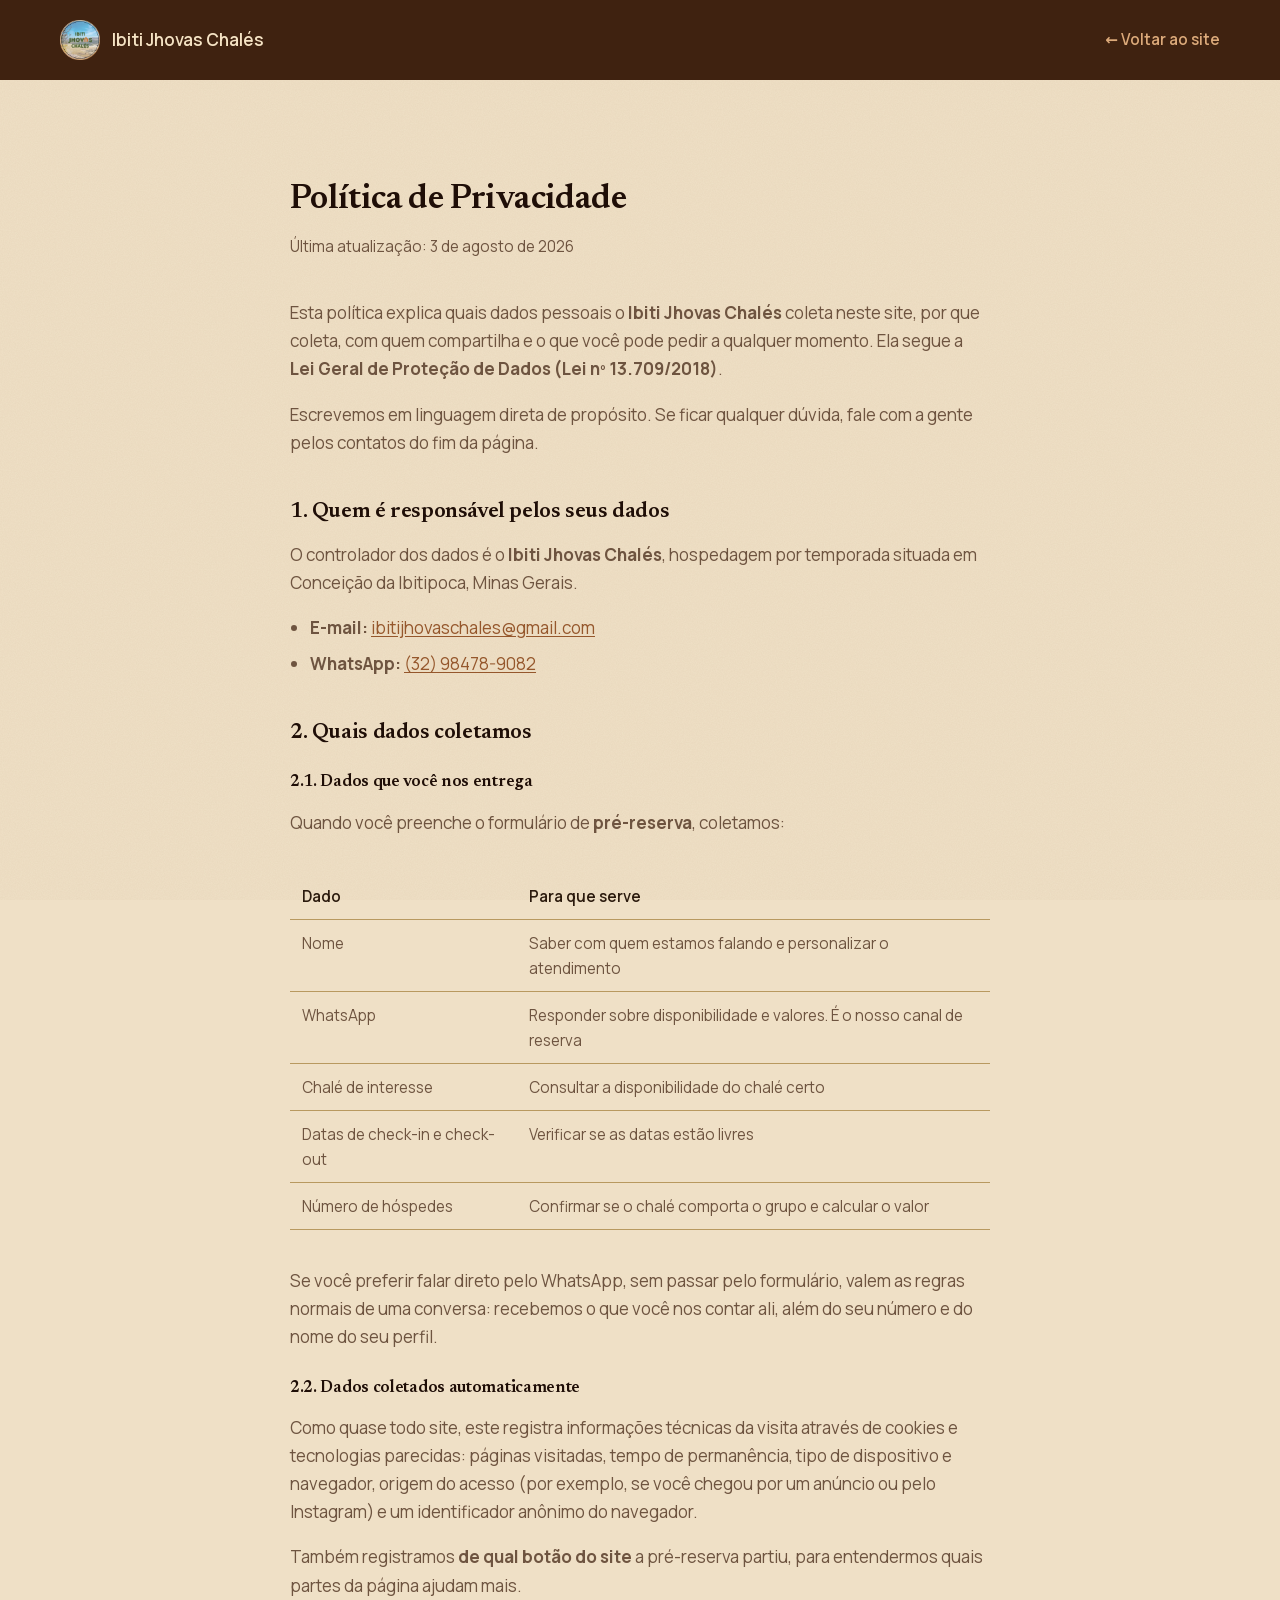
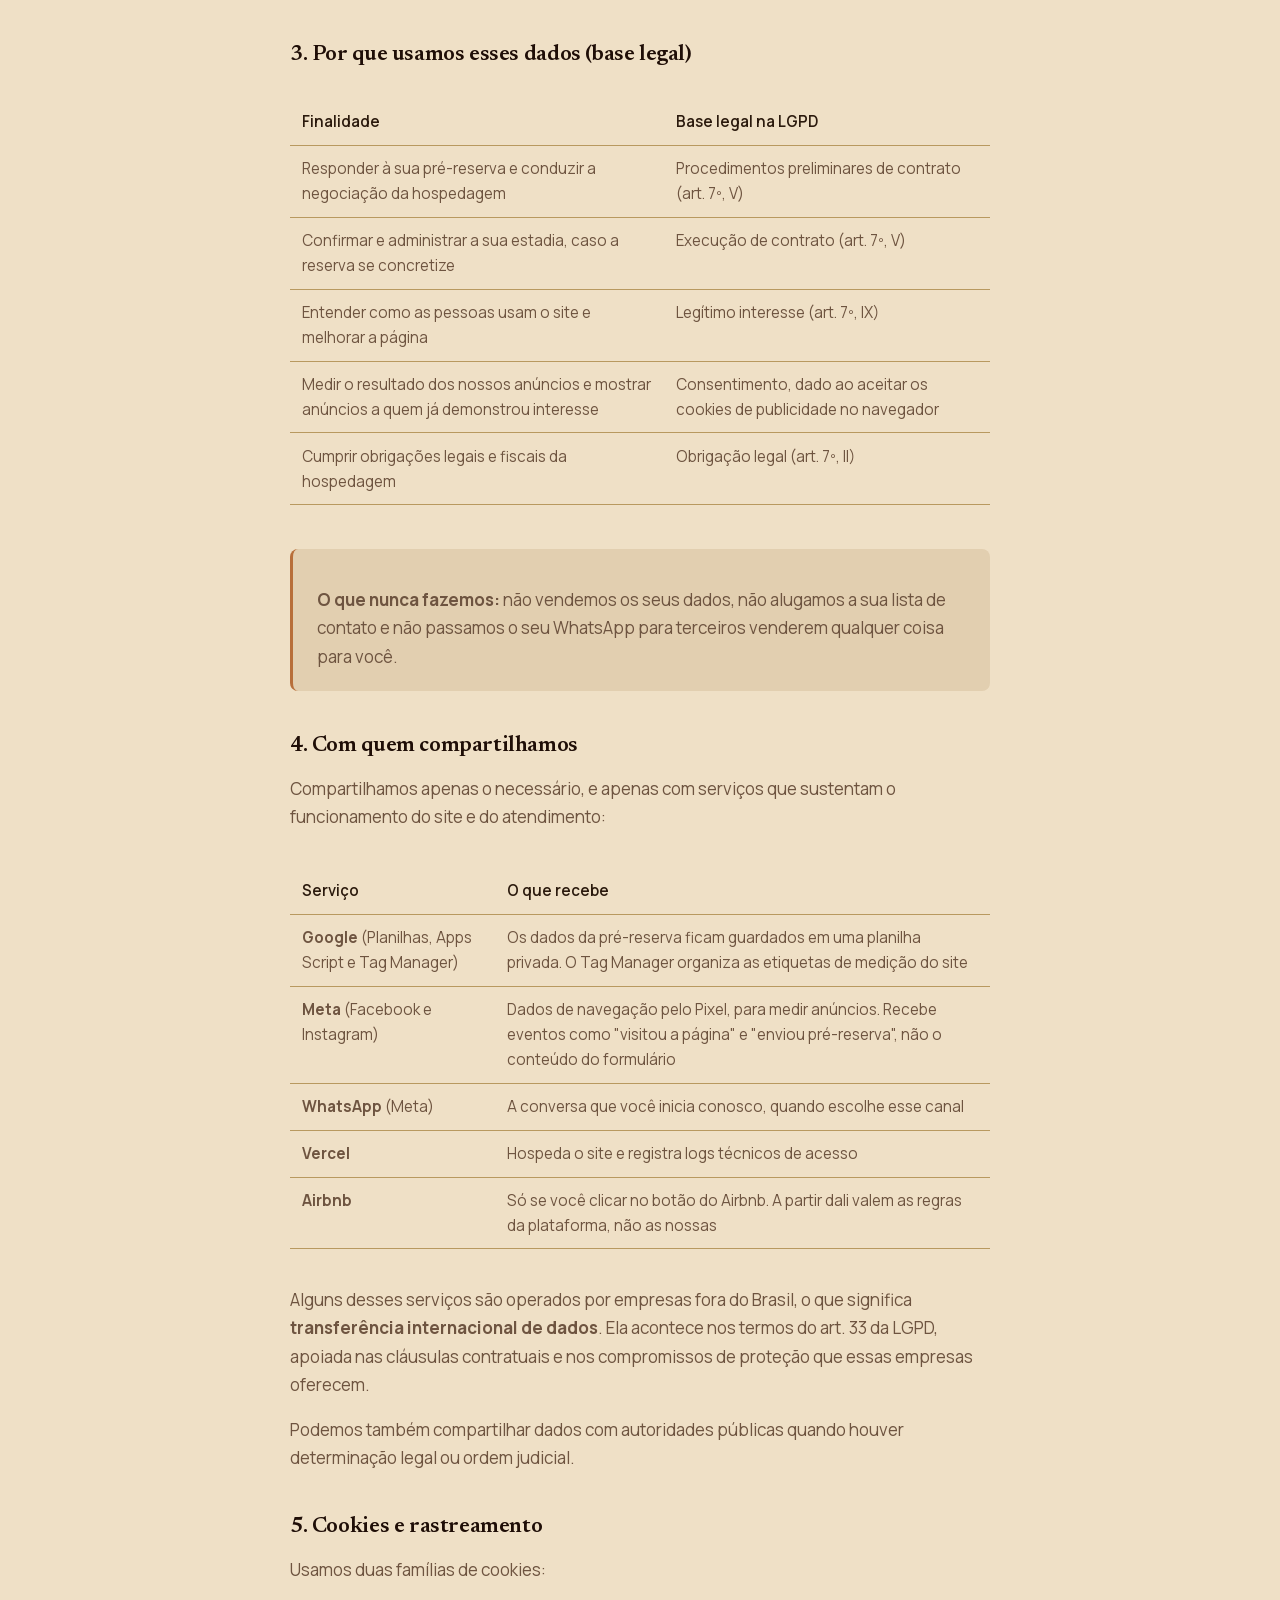
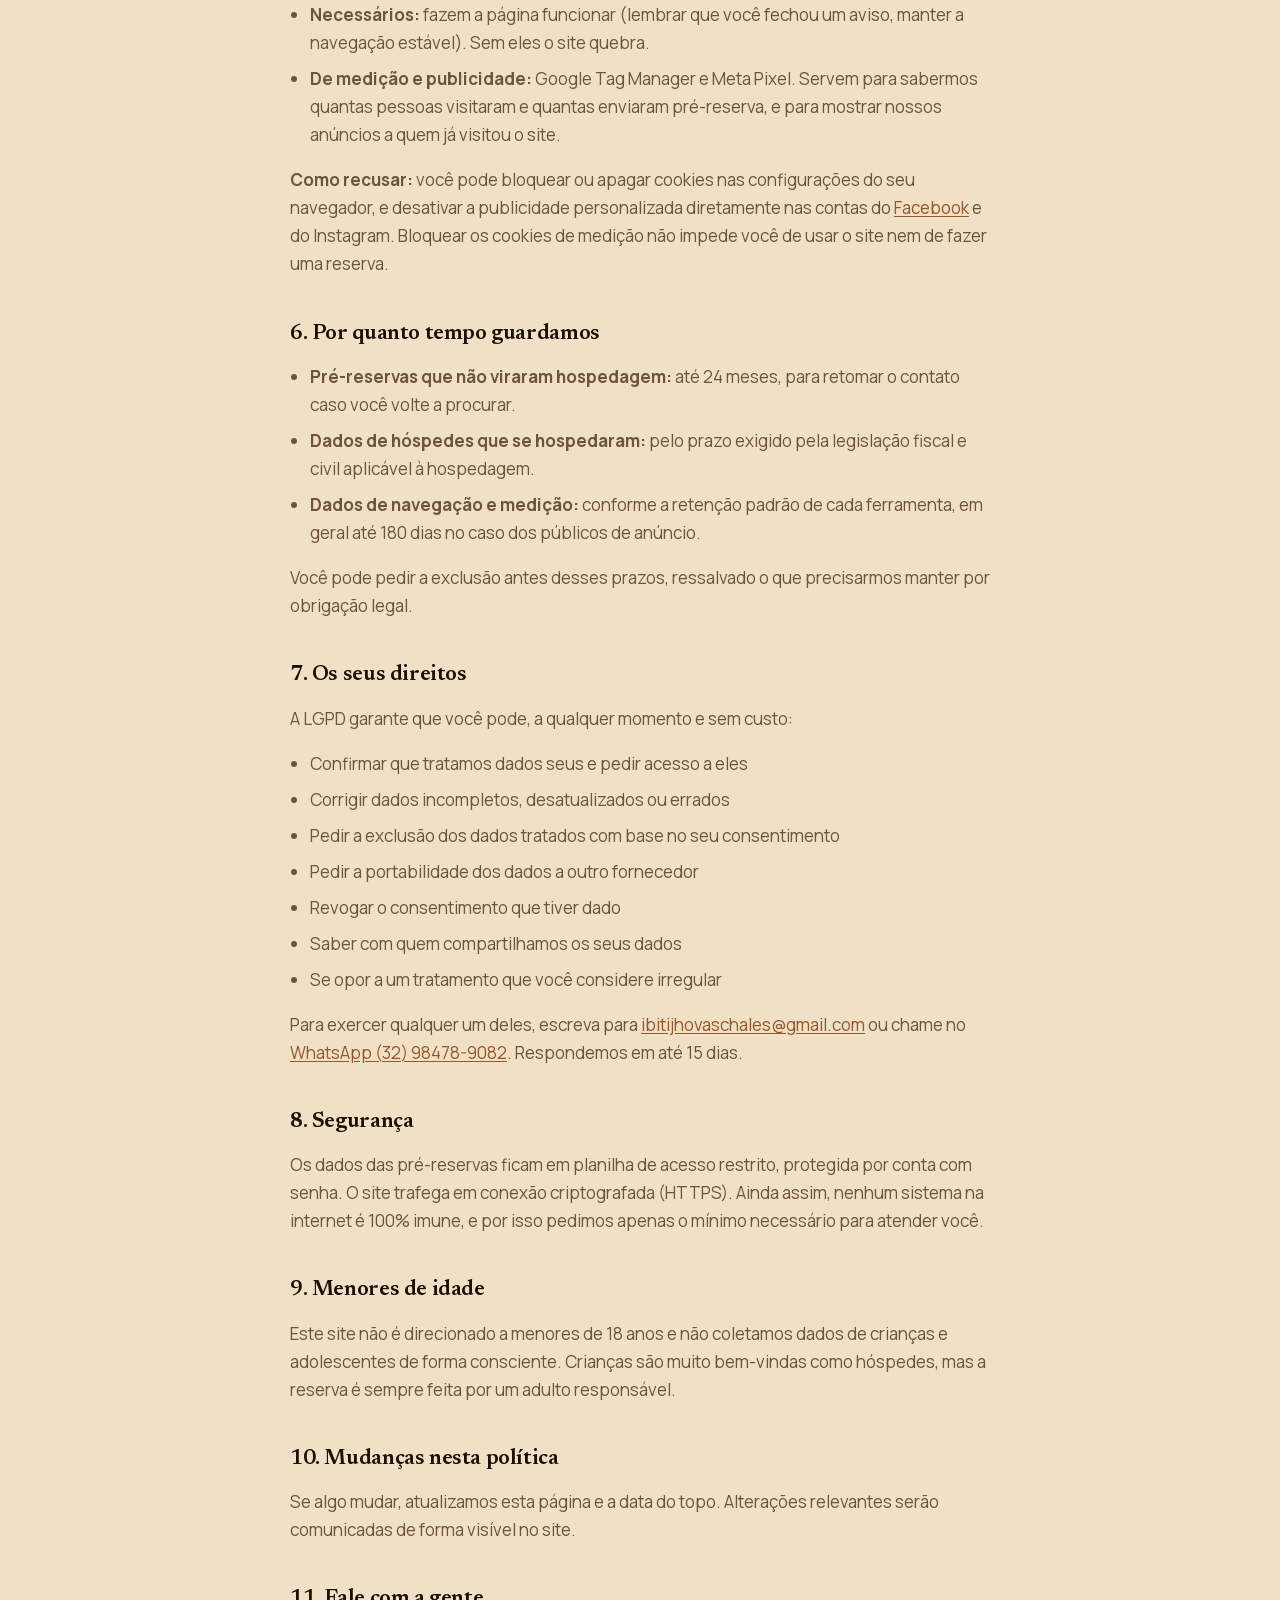
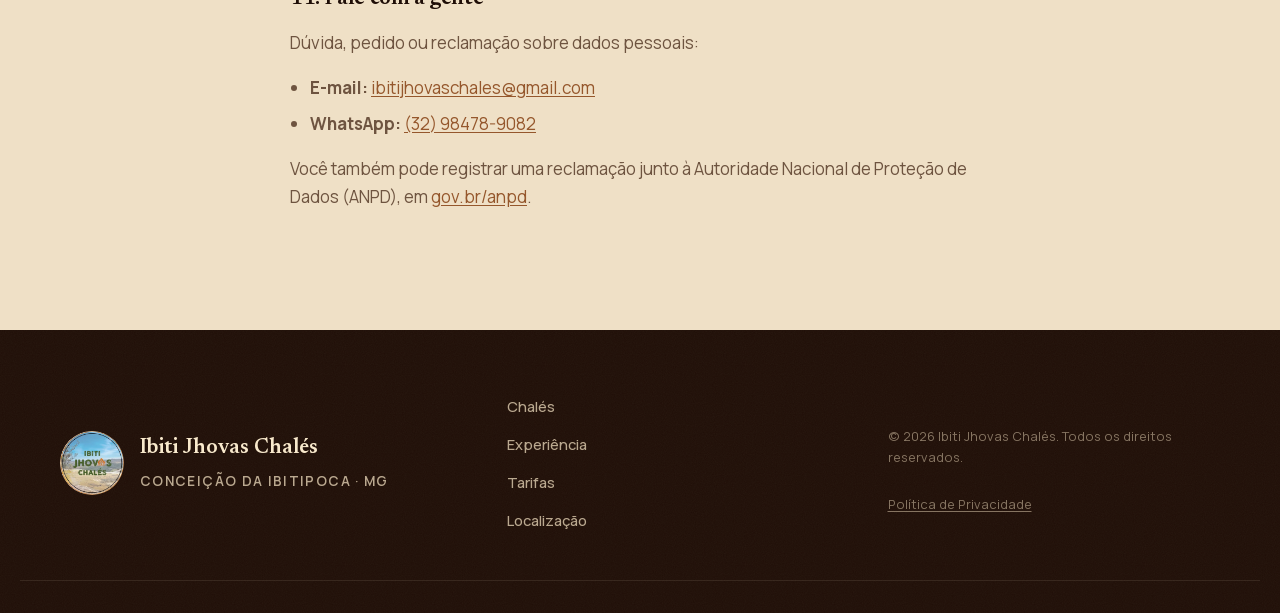
<file: privacidade.html>
<!doctype html>
<html lang="pt-BR">
<head>
  <meta charset="utf-8" />
  <meta name="viewport" content="width=device-width, initial-scale=1.0" />
  <meta name="theme-color" content="#5C3219" />

  <!-- Google Tag Manager -->
  <script>(function(w,d,s,l,i){w[l]=w[l]||[];w[l].push({'gtm.start':
  new Date().getTime(),event:'gtm.js'});var f=d.getElementsByTagName(s)[0],
  j=d.createElement(s),dl=l!='dataLayer'?'&l='+l:'';j.async=true;j.src=
  'https://www.googletagmanager.com/gtm.js?id='+i+dl;f.parentNode.insertBefore(j,f);
  })(window,document,'script','dataLayer','GTM-WJZH2X5V');</script>
  <!-- End Google Tag Manager -->

  <title>Política de Privacidade · Ibiti Jhovas Chalés</title>
  <meta name="description" content="Como o Ibiti Jhovas Chalés coleta, usa e protege os dados pessoais de quem visita o site e envia uma pré-reserva." />
  <meta name="robots" content="noindex, follow" />
  <link rel="canonical" href="https://ibitijhovas.vercel.app/privacidade.html" />
  <link rel="icon" type="image/webp" href="./images/logo.webp" />

  <link rel="preload" as="font" type="font/woff2" crossorigin
        href="./fonts/manrope-normal-latin.woff2" />
  <link rel="preload" as="font" type="font/woff2" crossorigin
        href="./fonts/newsreader-600.woff2" />

  <link rel="stylesheet" href="./styles.css" />

  <style>
    .legal-topo {
      background: var(--wood-deep);
      padding-block: 1.25rem;
    }
    .legal-topo__inner {
      display: flex;
      align-items: center;
      justify-content: space-between;
      gap: 1rem;
      flex-wrap: wrap;
    }
    .legal-topo__marca {
      display: flex;
      align-items: center;
      gap: .75rem;
      color: #F5E3C4;
      text-decoration: none;
      font-weight: 600;
    }
    .legal-topo__marca img { width: 40px; height: auto; }
    .legal-topo__voltar {
      color: var(--terracotta-soft);
      text-decoration: none;
      font-size: .95rem;
      font-weight: 600;
    }
    .legal-topo__voltar:hover { text-decoration: underline; }

    .legal { max-width: 780px; }
    .legal h1 { margin-bottom: .5rem; }
    .legal__data {
      color: var(--ink-mute);
      font-size: .95rem;
      margin-bottom: 2.5rem;
    }
    .legal h2 {
      font-size: 1.35rem;
      margin-top: 2.75rem;
      margin-bottom: .75rem;
    }
    .legal h3 {
      font-size: 1.05rem;
      margin-top: 1.75rem;
      margin-bottom: .5rem;
    }
    .legal p, .legal li { color: var(--ink-soft); }
    .legal ul { padding-left: 1.25rem; }
    .legal li { margin-bottom: .5rem; }
    .legal a {
      color: var(--terracotta-deep);
      text-decoration: underline;
      text-underline-offset: 2px;
    }
    .legal table {
      width: 100%;
      border-collapse: collapse;
      margin-block: 1.25rem;
      font-size: .95rem;
    }
    .legal th, .legal td {
      text-align: left;
      padding: .65rem .75rem;
      border-bottom: 1px solid var(--line);
      vertical-align: top;
      color: var(--ink-soft);
    }
    .legal th { color: var(--ink); font-weight: 600; }
    .legal__tabela-wrap { overflow-x: auto; }
    .legal__box {
      background: var(--cream);
      border-left: 3px solid var(--terracotta);
      border-radius: var(--r-sm);
      padding: 1.25rem 1.5rem;
      margin-block: 1.5rem;
    }
    .legal__box p:last-child { margin-bottom: 0; }
  </style>
</head>
<body>

<!-- Google Tag Manager (noscript) -->
<noscript><iframe src="https://www.googletagmanager.com/ns.html?id=GTM-WJZH2X5V"
height="0" width="0" style="display:none;visibility:hidden"></iframe></noscript>
<!-- End Google Tag Manager (noscript) -->

<header class="legal-topo">
  <div class="container legal-topo__inner">
    <a href="./index.html" class="legal-topo__marca">
      <img src="./images/logo.webp" alt="" />
      <span>Ibiti Jhovas Chalés</span>
    </a>
    <a href="./index.html" class="legal-topo__voltar">← Voltar ao site</a>
  </div>
</header>

<main class="section">
  <div class="container legal">

    <h1>Política de Privacidade</h1>
    <p class="legal__data">Última atualização: 3 de agosto de 2026</p>

    <p>
      Esta política explica quais dados pessoais o <strong>Ibiti Jhovas Chalés</strong> coleta neste site,
      por que coleta, com quem compartilha e o que você pode pedir a qualquer momento. Ela segue a
      <strong>Lei Geral de Proteção de Dados (Lei nº 13.709/2018)</strong>.
    </p>

    <p>
      Escrevemos em linguagem direta de propósito. Se ficar qualquer dúvida, fale com a gente pelos
      contatos do fim da página.
    </p>

    <h2>1. Quem é responsável pelos seus dados</h2>

    <p>
      O controlador dos dados é o <strong>Ibiti Jhovas Chalés</strong>, hospedagem por temporada situada em
      Conceição da Ibitipoca, Minas Gerais.
    </p>

    <ul>
      <li><strong>E-mail:</strong> <a href="mailto:ibitijhovaschales@gmail.com">ibitijhovaschales@gmail.com</a></li>
      <li><strong>WhatsApp:</strong> <a href="https://wa.me/5532984789082" target="_blank" rel="noopener">(32) 98478-9082</a></li>
    </ul>

    <h2>2. Quais dados coletamos</h2>

    <h3>2.1. Dados que você nos entrega</h3>

    <p>
      Quando você preenche o formulário de <strong>pré-reserva</strong>, coletamos:
    </p>

    <div class="legal__tabela-wrap">
      <table>
        <thead>
          <tr><th>Dado</th><th>Para que serve</th></tr>
        </thead>
        <tbody>
          <tr><td>Nome</td><td>Saber com quem estamos falando e personalizar o atendimento</td></tr>
          <tr><td>WhatsApp</td><td>Responder sobre disponibilidade e valores. É o nosso canal de reserva</td></tr>
          <tr><td>Chalé de interesse</td><td>Consultar a disponibilidade do chalé certo</td></tr>
          <tr><td>Datas de check-in e check-out</td><td>Verificar se as datas estão livres</td></tr>
          <tr><td>Número de hóspedes</td><td>Confirmar se o chalé comporta o grupo e calcular o valor</td></tr>
        </tbody>
      </table>
    </div>

    <p>
      Se você preferir falar direto pelo WhatsApp, sem passar pelo formulário, valem as regras normais
      de uma conversa: recebemos o que você nos contar ali, além do seu número e do nome do seu perfil.
    </p>

    <h3>2.2. Dados coletados automaticamente</h3>

    <p>
      Como quase todo site, este registra informações técnicas da visita através de cookies e
      tecnologias parecidas: páginas visitadas, tempo de permanência, tipo de dispositivo e navegador,
      origem do acesso (por exemplo, se você chegou por um anúncio ou pelo Instagram) e um
      identificador anônimo do navegador.
    </p>

    <p>
      Também registramos <strong>de qual botão do site</strong> a pré-reserva partiu, para entendermos
      quais partes da página ajudam mais.
    </p>

    <h2>3. Por que usamos esses dados (base legal)</h2>

    <div class="legal__tabela-wrap">
      <table>
        <thead>
          <tr><th>Finalidade</th><th>Base legal na LGPD</th></tr>
        </thead>
        <tbody>
          <tr>
            <td>Responder à sua pré-reserva e conduzir a negociação da hospedagem</td>
            <td>Procedimentos preliminares de contrato (art. 7º, V)</td>
          </tr>
          <tr>
            <td>Confirmar e administrar a sua estadia, caso a reserva se concretize</td>
            <td>Execução de contrato (art. 7º, V)</td>
          </tr>
          <tr>
            <td>Entender como as pessoas usam o site e melhorar a página</td>
            <td>Legítimo interesse (art. 7º, IX)</td>
          </tr>
          <tr>
            <td>Medir o resultado dos nossos anúncios e mostrar anúncios a quem já demonstrou interesse</td>
            <td>Consentimento, dado ao aceitar os cookies de publicidade no navegador</td>
          </tr>
          <tr>
            <td>Cumprir obrigações legais e fiscais da hospedagem</td>
            <td>Obrigação legal (art. 7º, II)</td>
          </tr>
        </tbody>
      </table>
    </div>

    <div class="legal__box">
      <p>
        <strong>O que nunca fazemos:</strong> não vendemos os seus dados, não alugamos a sua lista de
        contato e não passamos o seu WhatsApp para terceiros venderem qualquer coisa para você.
      </p>
    </div>

    <h2>4. Com quem compartilhamos</h2>

    <p>
      Compartilhamos apenas o necessário, e apenas com serviços que sustentam o funcionamento do site
      e do atendimento:
    </p>

    <div class="legal__tabela-wrap">
      <table>
        <thead>
          <tr><th>Serviço</th><th>O que recebe</th></tr>
        </thead>
        <tbody>
          <tr>
            <td><strong>Google</strong> (Planilhas, Apps Script e Tag Manager)</td>
            <td>Os dados da pré-reserva ficam guardados em uma planilha privada. O Tag Manager organiza as etiquetas de medição do site</td>
          </tr>
          <tr>
            <td><strong>Meta</strong> (Facebook e Instagram)</td>
            <td>Dados de navegação pelo Pixel, para medir anúncios. Recebe eventos como "visitou a página" e "enviou pré-reserva", não o conteúdo do formulário</td>
          </tr>
          <tr>
            <td><strong>WhatsApp</strong> (Meta)</td>
            <td>A conversa que você inicia conosco, quando escolhe esse canal</td>
          </tr>
          <tr>
            <td><strong>Vercel</strong></td>
            <td>Hospeda o site e registra logs técnicos de acesso</td>
          </tr>
          <tr>
            <td><strong>Airbnb</strong></td>
            <td>Só se você clicar no botão do Airbnb. A partir dali valem as regras da plataforma, não as nossas</td>
          </tr>
        </tbody>
      </table>
    </div>

    <p>
      Alguns desses serviços são operados por empresas fora do Brasil, o que significa
      <strong>transferência internacional de dados</strong>. Ela acontece nos termos do art. 33 da LGPD,
      apoiada nas cláusulas contratuais e nos compromissos de proteção que essas empresas oferecem.
    </p>

    <p>
      Podemos também compartilhar dados com autoridades públicas quando houver determinação legal ou
      ordem judicial.
    </p>

    <h2>5. Cookies e rastreamento</h2>

    <p>
      Usamos duas famílias de cookies:
    </p>

    <ul>
      <li>
        <strong>Necessários:</strong> fazem a página funcionar (lembrar que você fechou um aviso, manter
        a navegação estável). Sem eles o site quebra.
      </li>
      <li>
        <strong>De medição e publicidade:</strong> Google Tag Manager e Meta Pixel. Servem para sabermos
        quantas pessoas visitaram e quantas enviaram pré-reserva, e para mostrar nossos anúncios a quem
        já visitou o site.
      </li>
    </ul>

    <p><strong>Como recusar:</strong> você pode bloquear ou apagar cookies nas configurações do seu
    navegador, e desativar a publicidade personalizada diretamente nas contas do
    <a href="https://www.facebook.com/settings?tab=ads" target="_blank" rel="noopener">Facebook</a> e do
    Instagram. Bloquear os cookies de medição não impede você de usar o site nem de fazer uma reserva.</p>

    <h2>6. Por quanto tempo guardamos</h2>

    <ul>
      <li><strong>Pré-reservas que não viraram hospedagem:</strong> até 24 meses, para retomar o contato caso você volte a procurar.</li>
      <li><strong>Dados de hóspedes que se hospedaram:</strong> pelo prazo exigido pela legislação fiscal e civil aplicável à hospedagem.</li>
      <li><strong>Dados de navegação e medição:</strong> conforme a retenção padrão de cada ferramenta, em geral até 180 dias no caso dos públicos de anúncio.</li>
    </ul>

    <p>Você pode pedir a exclusão antes desses prazos, ressalvado o que precisarmos manter por obrigação legal.</p>

    <h2>7. Os seus direitos</h2>

    <p>A LGPD garante que você pode, a qualquer momento e sem custo:</p>

    <ul>
      <li>Confirmar que tratamos dados seus e pedir acesso a eles</li>
      <li>Corrigir dados incompletos, desatualizados ou errados</li>
      <li>Pedir a exclusão dos dados tratados com base no seu consentimento</li>
      <li>Pedir a portabilidade dos dados a outro fornecedor</li>
      <li>Revogar o consentimento que tiver dado</li>
      <li>Saber com quem compartilhamos os seus dados</li>
      <li>Se opor a um tratamento que você considere irregular</li>
    </ul>

    <p>
      Para exercer qualquer um deles, escreva para
      <a href="mailto:ibitijhovaschales@gmail.com">ibitijhovaschales@gmail.com</a> ou chame no
      <a href="https://wa.me/5532984789082" target="_blank" rel="noopener">WhatsApp (32) 98478-9082</a>.
      Respondemos em até 15 dias.
    </p>

    <h2>8. Segurança</h2>

    <p>
      Os dados das pré-reservas ficam em planilha de acesso restrito, protegida por conta com senha.
      O site trafega em conexão criptografada (HTTPS). Ainda assim, nenhum sistema na internet é
      100% imune, e por isso pedimos apenas o mínimo necessário para atender você.
    </p>

    <h2>9. Menores de idade</h2>

    <p>
      Este site não é direcionado a menores de 18 anos e não coletamos dados de crianças e adolescentes
      de forma consciente. Crianças são muito bem-vindas como hóspedes, mas a reserva é sempre feita por
      um adulto responsável.
    </p>

    <h2>10. Mudanças nesta política</h2>

    <p>
      Se algo mudar, atualizamos esta página e a data do topo. Alterações relevantes serão comunicadas
      de forma visível no site.
    </p>

    <h2>11. Fale com a gente</h2>

    <p>
      Dúvida, pedido ou reclamação sobre dados pessoais:
    </p>

    <ul>
      <li><strong>E-mail:</strong> <a href="mailto:ibitijhovaschales@gmail.com">ibitijhovaschales@gmail.com</a></li>
      <li><strong>WhatsApp:</strong> <a href="https://wa.me/5532984789082" target="_blank" rel="noopener">(32) 98478-9082</a></li>
    </ul>

    <p>
      Você também pode registrar uma reclamação junto à Autoridade Nacional de Proteção de Dados (ANPD),
      em <a href="https://www.gov.br/anpd" target="_blank" rel="noopener">gov.br/anpd</a>.
    </p>

  </div>
</main>

<footer class="footer">
  <div class="container footer__inner">
    <div class="footer__brand">
      <img src="./images/logo.webp" alt="" class="footer__logo" />
      <div>
        <strong>Ibiti Jhovas Chalés</strong>
        <span>Conceição da Ibitipoca · MG</span>
      </div>
    </div>
    <nav class="footer__nav" aria-label="Rodapé">
      <a href="./index.html#chales">Chalés</a>
      <a href="./index.html#experiencia">Experiência</a>
      <a href="./index.html#valores">Tarifas</a>
      <a href="./index.html#localizacao">Localização</a>
    </nav>
    <div class="footer__legal">
      <p>© <span data-year>2026</span> Ibiti Jhovas Chalés. Todos os direitos reservados.</p>
      <p><a href="./privacidade.html">Política de Privacidade</a></p>
    </div>
  </div>
</footer>

<script>
  document.querySelectorAll('[data-year]').forEach(function (el) {
    el.textContent = new Date().getFullYear();
  });
</script>

</body>
</html>
</file>
<file: styles.css>
/* ===================== Fontes (hospedadas localmente) =====================
   Vinham do Google Fonts. Trazidas pra cá em 31/07/2026 para matar o
   CLS de 0,459: a troca de fonte acontecia depois da página desenhar.
   ========================================================================== */

/* Newsreader 500 normal */
@font-face {
  font-family: 'Newsreader';
  font-style: normal;
  font-weight: 500;
  font-display: swap;
  src: url('./fonts/newsreader-500.woff2') format('woff2');
  unicode-range: U+0000-00FF, U+0131, U+0152-0153, U+02BB-02BC, U+02C6, U+02DA, U+02DC, U+0304, U+0308, U+0329, U+2000-206F, U+20AC, U+2122, U+2191, U+2193, U+2212, U+2215, U+FEFF, U+FFFD;
}

/* Newsreader 600 normal */
@font-face {
  font-family: 'Newsreader';
  font-style: normal;
  font-weight: 600;
  font-display: swap;
  src: url('./fonts/newsreader-600.woff2') format('woff2');
  unicode-range: U+0000-00FF, U+0131, U+0152-0153, U+02BB-02BC, U+02C6, U+02DA, U+02DC, U+0304, U+0308, U+0329, U+2000-206F, U+20AC, U+2122, U+2191, U+2193, U+2212, U+2215, U+FEFF, U+FFFD;
}

/* Newsreader 500 italic */
@font-face {
  font-family: 'Newsreader';
  font-style: italic;
  font-weight: 500;
  font-display: optional;
  src: url('./fonts/newsreader-500-italic.woff2') format('woff2');
  unicode-range: U+0000-00FF, U+0131, U+0152-0153, U+02BB-02BC, U+02C6, U+02DA, U+02DC, U+0304, U+0308, U+0329, U+2000-206F, U+20AC, U+2122, U+2191, U+2193, U+2212, U+2215, U+FEFF, U+FFFD;
}

/* Manrope normal */
@font-face {
  font-family: 'Manrope';
  font-style: normal;
  font-weight: 300 700;
  font-display: swap;
  src: url(./fonts/manrope-normal-latin.woff2) format('woff2');
  unicode-range: U+0000-00FF, U+0131, U+0152-0153, U+02BB-02BC, U+02C6, U+02DA, U+02DC, U+0304, U+0308, U+0329, U+2000-206F, U+20AC, U+2122, U+2191, U+2193, U+2212, U+2215, U+FEFF, U+FFFD;
}

/* ==========================================================================
   Ibiti Jhovas Chalés — Landing Page
   Estilo: calor mineiro, paleta terra + madeira saturada, papel pardo
   ========================================================================== */

/* ===================== Reset & base ===================== */

*, *::before, *::after { box-sizing: border-box; }

html { scroll-behavior: smooth; -webkit-text-size-adjust: 100%; }

body {
  margin: 0;
  font-family: 'Manrope', system-ui, -apple-system, Segoe UI, sans-serif;
  font-weight: 400;
  font-size: 17px;
  line-height: 1.65;
  color: var(--ink);
  background: var(--paper);
  background-image:
    url("data:image/svg+xml;utf8,<svg xmlns='http://www.w3.org/2000/svg' width='240' height='240'><filter id='n'><feTurbulence type='fractalNoise' baseFrequency='0.85' numOctaves='2' stitchTiles='stitch'/><feColorMatrix values='0 0 0 0 0.35  0 0 0 0 0.22  0 0 0 0 0.1  0 0 0 0.08 0'/></filter><rect width='100%25' height='100%25' filter='url(%23n)'/></svg>");
  background-attachment: fixed;
  -webkit-font-smoothing: antialiased;
  text-rendering: optimizeLegibility;
}

img { display: block; max-width: 100%; height: auto; }
a { color: inherit; text-decoration: none; }
button { font: inherit; cursor: pointer; }

/* ===================== Tokens ===================== */

:root {
  /* Cor — paleta esquentada */
  --terracotta:       #B86F3A;
  --terracotta-deep:  #95572C;
  --terracotta-soft:  #DCAA7A;

  --wood:             #6B3A1A;
  --wood-deep:        #3F2210;
  --wood-darkest:     #1F0E07;

  --moss:             #6B7A4A;

  --ink:              #2B1A0D;
  --ink-soft:         #6E5440;
  --ink-mute:         #8E7559;

  --paper:            #EFE0C6;
  --paper-soft:       #E8D5B0;
  --cream:            #E2CFB0;
  --cream-deep:       #C9B594;
  --line:             #B8995F;

  /* Espaços */
  --container: 1240px;
  --pad: clamp(1.25rem, 4vw, 2.5rem);
  --section-y: clamp(4rem, 8vw, 7rem);

  /* Radius e shadow */
  --r-sm: 8px;
  --r:    12px;
  --r-lg: 18px;

  --shadow-sm: 0 4px 16px -8px rgba(63, 34, 16, 0.25);
  --shadow:    0 18px 40px -22px rgba(63, 34, 16, 0.45);
  --shadow-lg: 0 32px 80px -30px rgba(63, 34, 16, 0.55);
}

/* ===================== Tipografia ===================== */

h1, h2, h3, h4 {
  font-family: 'Newsreader', Georgia, serif;
  font-weight: 600;
  font-variation-settings: 'opsz' 24;
  letter-spacing: -0.018em;
  line-height: 1.08;
  color: var(--wood-darkest);
  margin: 0;
}

h2 em, h1 em {
  font-style: italic;
  font-weight: 500;
  color: var(--terracotta-deep);
  font-variation-settings: 'opsz' 24;
}

.h2 {
  font-size: clamp(2.2rem, 4.8vw, 3.9rem);
  max-width: 22ch;
  font-variation-settings: 'opsz' 48;
}

.h2--light { color: #F5E3C4; }
.h2--light em { color: var(--terracotta-soft); }

.lede {
  font-size: clamp(1.06rem, 1.4vw, 1.2rem);
  color: var(--ink-soft);
  max-width: 56ch;
  margin: 1.25rem 0 0;
  line-height: 1.6;
}

.lede--light { color: rgba(245,227,196,0.88); }

.eyebrow {
  display: inline-flex;
  align-items: center;
  gap: 0.65rem;
  font-family: 'Manrope', sans-serif;
  font-size: 0.78rem;
  font-weight: 700;
  letter-spacing: 0.18em;
  text-transform: uppercase;
  color: var(--terracotta-deep);
  margin-bottom: 1.25rem;
}

.eyebrow::before {
  content: '';
  width: 32px;
  height: 1.5px;
  background: currentColor;
  display: inline-block;
}

.eyebrow--light { color: var(--terracotta-soft); }

.big-num {
  font-family: 'Newsreader', serif;
  font-size: clamp(2.4rem, 4.5vw, 3.4rem);
  font-weight: 500;
  font-style: italic;
  font-variation-settings: 'opsz' 72;
  color: var(--terracotta-deep);
  line-height: 1;
  display: block;
}

/* ===================== Layout ===================== */

.container {
  width: 100%;
  max-width: var(--container);
  margin: 0 auto;
  padding-inline: var(--pad);
}

.section {
  padding-block: var(--section-y);
  position: relative;
}

.section--cream {
  background: var(--cream);
  position: relative;
}
.section--cream::before {
  content: '';
  position: absolute;
  inset: 0;
  background-image:
    url("data:image/svg+xml;utf8,<svg xmlns='http://www.w3.org/2000/svg' width='160' height='160'><filter id='n'><feTurbulence type='fractalNoise' baseFrequency='1.2' numOctaves='2' stitchTiles='stitch'/><feColorMatrix values='0 0 0 0 0.25  0 0 0 0 0.15  0 0 0 0 0.05  0 0 0 0.12 0'/></filter><rect width='100%25' height='100%25' filter='url(%23n)'/></svg>");
  opacity: 0.6;
  pointer-events: none;
}

.section--wood {
  background: var(--wood-deep);
  color: rgba(245,227,196,0.9);
  position: relative;
  overflow: hidden;
}

.section--wood::before {
  content: '';
  position: absolute;
  inset: 0;
  background:
    radial-gradient(ellipse at top right, rgba(184,111,58,0.25), transparent 60%),
    radial-gradient(ellipse at bottom left, rgba(184,111,58,0.12), transparent 60%),
    url("data:image/svg+xml;utf8,<svg xmlns='http://www.w3.org/2000/svg' width='200' height='200'><filter id='n'><feTurbulence type='fractalNoise' baseFrequency='0.9' numOctaves='3' stitchTiles='stitch'/><feColorMatrix values='0 0 0 0 1  0 0 0 0 0.85  0 0 0 0 0.6  0 0 0 0.05 0'/></filter><rect width='100%25' height='100%25' filter='url(%23n)'/></svg>");
  pointer-events: none;
}

.section__head {
  max-width: 760px;
  margin-bottom: clamp(3rem, 6vw, 4.5rem);
}

.section__head--light { color: #F5E3C4; }

/* ===================== Botões ===================== */

.btn {
  display: inline-flex;
  align-items: center;
  justify-content: center;
  gap: 0.55rem;
  padding: 1rem 1.7rem;
  border-radius: 999px;
  border: 1.5px solid transparent;
  font-family: 'Manrope', sans-serif;
  font-weight: 700;
  font-size: 0.95rem;
  letter-spacing: 0.01em;
  transition: all 0.25s cubic-bezier(0.2, 0.7, 0.3, 1);
  white-space: nowrap;
  text-align: center;
}

.btn--large { padding: 1.1rem 2rem; font-size: 1rem; }
.btn--small { padding: 0.7rem 1.2rem; font-size: 0.85rem; }

.btn--primary {
  background: var(--terracotta);
  color: #FFF7E8;
  box-shadow: 0 10px 26px -10px rgba(184,111,58,0.65);
}
.btn--primary:hover {
  background: var(--terracotta-deep);
  transform: translateY(-2px);
  box-shadow: 0 16px 34px -12px rgba(149,87,44,0.75);
}

.btn--secondary {
  background: var(--wood-deep);
  color: #F5E3C4;
}
.btn--secondary:hover {
  background: var(--wood-darkest);
  transform: translateY(-2px);
}

.btn--ghost {
  background: transparent;
  color: var(--wood-deep);
  border-color: var(--wood-deep);
}
.btn--ghost:hover {
  background: var(--wood-deep);
  color: #F5E3C4;
}

.btn--ghost--light {
  color: #F5E3C4;
  border-color: rgba(245,227,196,0.4);
}
.btn--ghost--light:hover {
  background: #F5E3C4;
  color: var(--wood-deep);
}

.btn-link {
  display: inline-flex;
  align-items: center;
  gap: 0.3rem;
  color: var(--wood-deep);
  font-weight: 700;
  font-size: 0.92rem;
  border-bottom: 1.5px solid transparent;
  padding: 0.2rem 0;
  transition: all 0.2s ease;
}
.btn-link:hover {
  color: var(--terracotta-deep);
  border-bottom-color: currentColor;
}

/* ===================== Nav ===================== */

.nav {
  position: fixed;
  top: 0; left: 0; right: 0;
  z-index: 50;
  padding-block: 0.85rem;
  background: rgba(239, 224, 198, 0);
  transition: background 0.3s ease, box-shadow 0.3s ease, padding 0.3s ease;
}
.nav.is-scrolled {
  background: rgba(239, 224, 198, 0.96);
  backdrop-filter: blur(10px) saturate(1.1);
  -webkit-backdrop-filter: blur(10px) saturate(1.1);
  box-shadow: 0 1px 0 rgba(63, 34, 16, 0.1);
  padding-block: 0.5rem;
}

.nav__inner {
  display: flex;
  align-items: center;
  justify-content: space-between;
  gap: 1.5rem;
}

.nav__brand {
  display: flex;
  align-items: center;
  gap: 0.7rem;
}
.nav__logo {
  width: 56px; height: 56px;
  border-radius: 50%;
  object-fit: cover;
}
.nav__brand-text { display: flex; flex-direction: column; line-height: 1.1; }
.nav__brand-name {
  font-family: 'Newsreader', serif;
  font-size: 1.2rem;
  font-weight: 600;
  color: var(--wood-darkest);
  letter-spacing: -0.01em;
  font-variation-settings: 'opsz' 24;
}
.nav__brand-sub {
  font-size: 0.72rem;
  color: var(--ink-mute);
  text-transform: uppercase;
  letter-spacing: 0.12em;
  font-weight: 600;
}

.nav__links {
  display: flex;
  gap: 1.85rem;
  font-size: 0.9rem;
  font-weight: 600;
}
.nav__links a {
  color: var(--wood-darkest);
  opacity: 0.82;
  transition: opacity 0.2s ease, color 0.2s ease;
  position: relative;
  padding: 0.3rem 0;
}
.nav__links a:hover { opacity: 1; color: var(--terracotta-deep); }

.nav__toggle {
  display: none;
  background: transparent;
  border: 0;
  padding: 0.5rem;
  width: 44px; height: 44px;
  flex-direction: column;
  justify-content: center;
  gap: 5px;
}
.nav__toggle span {
  display: block;
  width: 22px; height: 2px;
  background: var(--wood-darkest);
  transition: transform 0.25s, opacity 0.25s;
}
.nav__toggle[aria-expanded="true"] span:nth-child(1) { transform: translateY(7px) rotate(45deg); }
.nav__toggle[aria-expanded="true"] span:nth-child(2) { opacity: 0; }
.nav__toggle[aria-expanded="true"] span:nth-child(3) { transform: translateY(-7px) rotate(-45deg); }

.nav__mobile {
  display: none;
  flex-direction: column;
  padding: 1rem var(--pad) 1.5rem;
  background: var(--paper);
  border-top: 1px solid var(--line);
  gap: 0.25rem;
}
.nav__mobile a {
  padding: 0.95rem 0.5rem;
  border-bottom: 1px solid rgba(184, 153, 95, 0.4);
  font-family: 'Newsreader', serif;
  font-size: 1.25rem;
  font-weight: 600;
  color: var(--wood-darkest);
}
.nav__mobile a:last-child { border-bottom: 0; }

.nav:not(.is-scrolled) .nav__brand-name,
.nav:not(.is-scrolled) .nav__links a {
  color: #F5E3C4;
}
.nav:not(.is-scrolled) .nav__brand-sub { color: rgba(245, 227, 196, 0.7); }
.nav:not(.is-scrolled) .nav__links a { opacity: 0.95; }
.nav:not(.is-scrolled) .nav__toggle span { background: #F5E3C4; }


/* ===================== Hero ===================== */

.hero {
  position: relative;
  min-height: 100vh;
  min-height: 100svh;
  display: flex;
  align-items: center;
  overflow: hidden;
  color: #F5E3C4;
}

.hero__media {
  position: absolute;
  inset: 0;
  z-index: 0;
}
.hero__media img {
  width: 100%; height: 100%;
  object-fit: cover;
  object-position: center 40%;
  transform: scale(1.08);
  animation: heroZoom 20s ease-out forwards;
  filter: saturate(1.05) contrast(1.02);
}
.hero__media-overlay {
  position: absolute;
  inset: 0;
  background:
    linear-gradient(135deg, rgba(31,14,7,0.82) 0%, rgba(63,34,16,0.45) 55%, rgba(107,58,26,0.2) 100%),
    linear-gradient(0deg, rgba(31,14,7,0.65) 0%, rgba(31,14,7,0) 35%);
}

@keyframes heroZoom {
  from { transform: scale(1.18); }
  to   { transform: scale(1.04); }
}

.hero__content {
  position: relative;
  z-index: 2;
  width: 100%;
  padding-top: 6rem;
  padding-bottom: 4rem;
}

.hero__container {
  max-width: 760px;
}

.hero__title {
  font-size: clamp(2.8rem, 7vw, 5.6rem);
  line-height: 1.02;
  color: #F8E9CC;
  letter-spacing: -0.025em;
  margin-bottom: 1.5rem;
  font-weight: 600;
  font-variation-settings: 'opsz' 72;
}
.hero__title em {
  font-style: italic;
  color: var(--terracotta-soft);
  font-weight: 500;
}
.hero__title-2 { display: inline-block; }

.hero__sub {
  font-size: clamp(1.08rem, 1.6vw, 1.32rem);
  max-width: 56ch;
  margin: 0 0 2.2rem;
  color: rgba(248, 233, 204, 0.92);
  line-height: 1.55;
}
.hero__sub strong { color: #F8E9CC; font-weight: 700; }

.hero__cta {
  display: flex;
  flex-wrap: wrap;
  gap: 0.75rem;
  margin-bottom: 2.5rem;
}

.hero__trust {
  display: flex;
  align-items: center;
  gap: 1.5rem;
  list-style: none;
  padding: 0;
  margin: 0;
  flex-wrap: wrap;
}
.hero__trust li {
  display: flex;
  flex-direction: column;
  line-height: 1.2;
}
.hero__trust strong {
  font-family: 'Newsreader', serif;
  font-size: 1.15rem;
  font-weight: 600;
  color: #F8E9CC;
  font-variation-settings: 'opsz' 24;
}
.hero__trust span {
  font-size: 0.78rem;
  text-transform: uppercase;
  letter-spacing: 0.1em;
  color: rgba(248, 233, 204, 0.72);
  font-weight: 600;
}
.hero__trust-sep {
  width: 1px; height: 30px;
  background: rgba(248, 233, 204, 0.25);
}

.hero__scroll {
  position: absolute;
  bottom: 2rem;
  left: 50%;
  transform: translateX(-50%);
  width: 28px;
  height: 50px;
  border: 1.5px solid rgba(248, 233, 204, 0.5);
  border-radius: 999px;
  z-index: 2;
  display: none;
}
.hero__scroll span {
  position: absolute;
  top: 8px; left: 50%;
  width: 3px; height: 8px;
  background: #F8E9CC;
  border-radius: 999px;
  transform: translateX(-50%);
  animation: scrollDot 1.8s infinite ease-in-out;
}
@keyframes scrollDot {
  0% { opacity: 0; transform: translate(-50%, 0); }
  35% { opacity: 1; }
  100% { opacity: 0; transform: translate(-50%, 14px); }
}

@media (min-width: 900px) {
  .hero__scroll { display: block; }
}


/* ===================== Intro / Sobre ===================== */

.intro__grid {
  display: grid;
  grid-template-columns: 1.15fr 1fr;
  gap: clamp(2.5rem, 6vw, 5rem);
  align-items: center;
  position: relative;
  z-index: 1;
}

.intro__text .lede { margin-top: 1.5rem; }
.intro__text p { margin: 1.2rem 0 0; max-width: 56ch; color: var(--ink-soft); }

.intro__highlights {
  display: grid;
  grid-template-columns: repeat(3, 1fr);
  gap: 1.5rem;
  margin-top: 2.5rem;
  padding-top: 2rem;
  border-top: 1.5px solid var(--line);
  max-width: 480px;
}
.intro__highlights > div { display: flex; flex-direction: column; }
.intro__highlights span:not(.big-num) {
  font-size: 0.8rem;
  color: var(--ink-mute);
  text-transform: uppercase;
  letter-spacing: 0.12em;
  margin-top: 0.4rem;
  font-weight: 700;
}

.intro__photo {
  margin: 0;
  position: relative;
}
.intro__photo img {
  width: 100%;
  aspect-ratio: 4/5;
  object-fit: cover;
  border-radius: var(--r-lg);
  box-shadow: var(--shadow);
}
.intro__photo figcaption {
  position: absolute;
  bottom: -1.25rem;
  right: 1.5rem;
  background: var(--terracotta);
  color: #F8E9CC;
  padding: 0.8rem 1.4rem;
  border-radius: 999px;
  font-family: 'Newsreader', serif;
  font-style: italic;
  font-size: 1rem;
  font-weight: 500;
  box-shadow: var(--shadow);
  font-variation-settings: 'opsz' 24;
  transform: rotate(-2deg);
}

/* ---- Carrossel do espaço (dentro da intro) ---- */
.intro__photo--gallery {
  border-radius: var(--r-lg);
  overflow: hidden;
  box-shadow: var(--shadow);
  aspect-ratio: 4/5;
  background: var(--cream-deep);
}
.intro__photo-track {
  display: flex;
  width: 100%;
  height: 100%;
  overflow-x: auto;
  overflow-y: hidden;
  scroll-snap-type: x mandatory;
  scroll-behavior: smooth;
  -webkit-overflow-scrolling: touch;
  scrollbar-width: none;
}
.intro__photo-track::-webkit-scrollbar { display: none; }
.intro__photo--gallery .intro__photo-track img {
  flex: 0 0 100%;
  width: 100%;
  height: 100%;
  aspect-ratio: auto;
  object-fit: cover;
  border-radius: 0;
  box-shadow: none;
  scroll-snap-align: start;
  scroll-snap-stop: always;
  user-select: none;
  -webkit-user-drag: none;
}
.intro__photo-nav {
  position: absolute;
  top: 50%;
  transform: translateY(-50%);
  width: 38px;
  height: 38px;
  border-radius: 999px;
  border: none;
  background: rgba(31, 14, 7, 0.55);
  color: #fff;
  display: flex;
  align-items: center;
  justify-content: center;
  cursor: pointer;
  opacity: 0;
  transition: opacity 0.25s ease, background 0.2s ease, transform 0.2s ease;
  z-index: 2;
  backdrop-filter: blur(4px);
  -webkit-backdrop-filter: blur(4px);
}
.intro__photo-nav:hover { background: rgba(31, 14, 7, 0.8); }
.intro__photo-nav:disabled { opacity: 0 !important; pointer-events: none; }
.intro__photo-nav--prev { left: 10px; }
.intro__photo-nav--next { right: 10px; }
.intro__photo--gallery:hover .intro__photo-nav,
.intro__photo--gallery:focus-within .intro__photo-nav { opacity: 1; }
@media (hover: none) {
  .intro__photo-nav { opacity: 1; }
}
.intro__photo-counter {
  position: absolute;
  bottom: 10px;
  right: 10px;
  padding: 4px 10px;
  border-radius: 999px;
  background: rgba(31, 14, 7, 0.6);
  color: #fff;
  font-size: 0.78rem;
  font-family: 'Manrope', sans-serif;
  font-weight: 500;
  letter-spacing: 0.02em;
  backdrop-filter: blur(4px);
  -webkit-backdrop-filter: blur(4px);
  z-index: 2;
}

@media (max-width: 860px) {
  .intro__grid { grid-template-columns: 1fr; }
  .intro__photo { order: -1; }
  .intro__photo img { aspect-ratio: 4/3; }
  .intro__photo--gallery { aspect-ratio: 4/3; }
  .intro__highlights { grid-template-columns: repeat(3, 1fr); }
}


/* ===================== Chalés ===================== */

.chales__grid {
  display: grid;
  grid-template-columns: repeat(2, 1fr);
  gap: clamp(1.5rem, 3vw, 2.5rem);
  position: relative;
  z-index: 1;
}

@media (max-width: 720px) {
  .chales__grid { grid-template-columns: 1fr; }
}

.chale-card {
  background: var(--paper);
  border-radius: var(--r-lg);
  overflow: hidden;
  border: 1.5px solid var(--line);
  display: flex;
  flex-direction: column;
  transition: transform 0.4s cubic-bezier(0.2,0.7,0.3,1), box-shadow 0.4s ease, border-color 0.3s ease;
  box-shadow: var(--shadow-sm);
}
.chale-card:hover {
  transform: translateY(-6px);
  box-shadow: var(--shadow);
  border-color: var(--terracotta);
}

.chale-card__media {
  position: relative;
  /* 3/4 (retrato): as fotos são todas 9:16 verticais. Em 4/3 deitado
     o cover cortava ~58% da altura e dava sensação de zoom. */
  aspect-ratio: 3/4;
  background: var(--cream-deep);
  overflow: hidden;
}
.chale-card__media > img {
  width: 100%; height: 100%;
  object-fit: cover;
  transition: transform 0.6s ease;
}
.chale-card:hover .chale-card__media > img { transform: scale(1.05); }

/* ---- Mini-carrossel dentro do card ---- */
.chale-card__gallery { position: relative; }

.chale-card__track {
  display: flex;
  width: 100%;
  height: 100%;
  overflow-x: auto;
  overflow-y: hidden;
  scroll-snap-type: x mandatory;
  scroll-behavior: smooth;
  -webkit-overflow-scrolling: touch;
  scrollbar-width: none;
}
.chale-card__track::-webkit-scrollbar { display: none; }

.chale-card__track img {
  flex: 0 0 100%;
  width: 100%;
  height: 100%;
  object-fit: cover;
  scroll-snap-align: start;
  scroll-snap-stop: always;
  user-select: none;
  -webkit-user-drag: none;
}

.chale-card__nav {
  position: absolute;
  top: 50%;
  transform: translateY(-50%);
  width: 38px;
  height: 38px;
  border-radius: 999px;
  border: none;
  background: rgba(31, 14, 7, 0.55);
  color: #fff;
  display: flex;
  align-items: center;
  justify-content: center;
  cursor: pointer;
  opacity: 0;
  transition: opacity 0.25s ease, background 0.2s ease, transform 0.2s ease;
  z-index: 2;
  backdrop-filter: blur(4px);
  -webkit-backdrop-filter: blur(4px);
}
.chale-card__nav:hover { background: rgba(31, 14, 7, 0.8); }
.chale-card__nav:disabled { opacity: 0 !important; pointer-events: none; }
.chale-card__nav--prev { left: 10px; }
.chale-card__nav--next { right: 10px; }

.chale-card__gallery:hover .chale-card__nav,
.chale-card__gallery:focus-within .chale-card__nav { opacity: 1; }

@media (hover: none) {
  .chale-card__nav { opacity: 1; }
}

.chale-card__counter {
  position: absolute;
  bottom: 10px;
  right: 10px;
  padding: 4px 10px;
  border-radius: 999px;
  background: rgba(31, 14, 7, 0.6);
  color: #fff;
  font-size: 0.78rem;
  font-family: 'Manrope', sans-serif;
  font-weight: 500;
  letter-spacing: 0.02em;
  backdrop-filter: blur(4px);
  -webkit-backdrop-filter: blur(4px);
  z-index: 2;
  pointer-events: none;
}

.chale-card__media--placeholder {
  display: flex; align-items: center; justify-content: center;
  position: relative;
}
.chale-card__media--placeholder::before {
  font-family: 'Newsreader', serif;
  font-size: clamp(2rem, 5vw, 2.8rem);
  font-style: italic;
  font-weight: 500;
  font-variation-settings: 'opsz' 72;
  color: rgba(248, 233, 204, 0.65);
  letter-spacing: -0.02em;
  text-shadow: 0 2px 12px rgba(31, 14, 7, 0.3);
}

.placeholder-uai-so {
  background:
    radial-gradient(circle at 30% 30%, rgba(220, 170, 122, 0.5), transparent 50%),
    radial-gradient(circle at 70% 70%, rgba(149, 87, 44, 0.5), transparent 55%),
    linear-gradient(135deg, #6B3A1A 0%, #3F2210 100%);
}
.placeholder-pode-cre {
  background:
    radial-gradient(circle at 70% 20%, rgba(220, 170, 122, 0.55), transparent 55%),
    radial-gradient(circle at 20% 80%, rgba(107, 122, 74, 0.35), transparent 55%),
    linear-gradient(135deg, #7A3F1F 0%, #2E1A0E 100%);
}
.placeholder-demais {
  background:
    radial-gradient(circle at 50% 30%, rgba(184, 111, 58, 0.55), transparent 60%),
    linear-gradient(160deg, #8E5024 0%, #3F2210 100%);
}

.placeholder-uai-so::before { content: 'Uai Sô'; }
.placeholder-pode-cre::before { content: 'Pode Crê'; }
.placeholder-demais::before { content: 'Demais da Conta'; }

.placeholder-label {
  position: absolute;
  bottom: 1rem; right: 1rem;
  font-size: 0.72rem;
  text-transform: uppercase;
  letter-spacing: 0.14em;
  font-weight: 700;
  color: rgba(248, 233, 204, 0.85);
  background: rgba(31, 14, 7, 0.55);
  padding: 0.4rem 0.8rem;
  border-radius: 999px;
  z-index: 1;
  backdrop-filter: blur(4px);
}

.chale-card__body {
  padding: 1.85rem;
  display: flex;
  flex-direction: column;
  flex: 1;
}

.chale-card__badges {
  display: flex;
  gap: 0.4rem;
  margin-bottom: 0.9rem;
  flex-wrap: wrap;
}

.badge {
  display: inline-flex;
  align-items: center;
  font-size: 0.72rem;
  font-weight: 700;
  letter-spacing: 0.06em;
  padding: 0.4rem 0.8rem;
  border-radius: 999px;
  text-transform: uppercase;
}
.badge--airbnb {
  background: rgba(184, 111, 58, 0.18);
  color: var(--terracotta-deep);
  border: 1.5px solid rgba(184, 111, 58, 0.35);
}
.badge--soft {
  background: rgba(107, 122, 74, 0.12);
  color: var(--moss);
  border: 1.5px solid rgba(107, 122, 74, 0.3);
}

.chale-card__name {
  font-size: clamp(1.6rem, 2.4vw, 2rem);
  margin-bottom: 0.6rem;
  font-variation-settings: 'opsz' 36;
  font-weight: 600;
}

.chale-card__desc {
  color: var(--ink-soft);
  font-size: 0.95rem;
  margin: 0 0 1.25rem;
  flex: 1;
  line-height: 1.6;
}

.chale-card__meta {
  display: flex;
  flex-wrap: wrap;
  gap: 0.4rem 0.9rem;
  list-style: none;
  padding: 0;
  margin: 0 0 1.5rem;
}
.chale-card__meta li {
  font-size: 0.82rem;
  color: var(--ink);
  position: relative;
  padding-left: 1.2rem;
  font-weight: 600;
}
.chale-card__meta li::before {
  content: '';
  position: absolute;
  left: 0;
  top: 0.5em;
  width: 6px; height: 6px;
  background: var(--terracotta);
  border-radius: 50%;
}

.chale-card__actions {
  display: flex;
  align-items: center;
  gap: 1rem;
  flex-wrap: wrap;
}


/* ===================== Experiência / Features ===================== */

.features-grid {
  display: grid;
  grid-template-columns: repeat(3, 1fr);
  gap: clamp(1.5rem, 2.8vw, 2.2rem) clamp(1.5rem, 3vw, 3rem);
  list-style: none;
  padding: 0;
  margin: 0;
  position: relative;
  z-index: 1;
}

@media (max-width: 880px) { .features-grid { grid-template-columns: repeat(2, 1fr); } }
@media (max-width: 540px) { .features-grid { grid-template-columns: 1fr; } }

.features-grid li {
  padding: 1.6rem 1.4rem;
  background: rgba(184, 111, 58, 0.06);
  border-radius: var(--r);
  border: 1px solid rgba(184, 153, 95, 0.3);
  transition: all 0.3s ease;
}
.features-grid li:hover {
  background: rgba(184, 111, 58, 0.11);
  border-color: var(--terracotta);
  transform: translateY(-2px);
}

.feature-icon {
  width: 38px; height: 38px;
  color: var(--terracotta-deep);
  margin-bottom: 1rem;
}

.features-grid h3 {
  font-size: 1.3rem;
  margin-bottom: 0.5rem;
  color: var(--wood-darkest);
  font-weight: 600;
  font-variation-settings: 'opsz' 24;
}
.features-grid p {
  color: var(--ink-soft);
  font-size: 0.95rem;
  margin: 0;
  max-width: 36ch;
  line-height: 1.55;
}


/* ===================== Valores / Tarifas ===================== */

.valores__grid {
  display: grid;
  grid-template-columns: repeat(2, 1fr);
  gap: 1.5rem;
  max-width: 880px;
  margin: 0 auto;
  position: relative;
  z-index: 1;
}

@media (max-width: 720px) {
  .valores__grid { grid-template-columns: 1fr; }
}

.valor-card {
  background: rgba(245, 227, 196, 0.07);
  border: 1.5px solid rgba(245, 227, 196, 0.18);
  border-radius: var(--r-lg);
  padding: 2.5rem 2rem;
  color: #F5E3C4;
  position: relative;
  transition: transform 0.3s ease, background 0.3s ease;
}
.valor-card:hover {
  transform: translateY(-4px);
  background: rgba(245, 227, 196, 0.11);
}

.valor-card--feature {
  background: var(--terracotta);
  border-color: transparent;
  color: #FFF7E8;
  box-shadow: 0 28px 60px -22px rgba(184, 111, 58, 0.6);
}
.valor-card--feature:hover { background: var(--terracotta-deep); }

.valor-card__label {
  display: inline-block;
  font-size: 0.72rem;
  text-transform: uppercase;
  letter-spacing: 0.14em;
  padding: 0.4rem 0.85rem;
  background: rgba(245, 227, 196, 0.16);
  border-radius: 999px;
  margin-bottom: 1.5rem;
  font-weight: 700;
}
.valor-card--feature .valor-card__label {
  background: rgba(31, 14, 7, 0.32);
  color: #FFF7E8;
}

.valor-card__name {
  font-size: 1.55rem;
  color: inherit;
  margin-bottom: 1.5rem;
  font-weight: 600;
  font-variation-settings: 'opsz' 24;
}

.valor-card__price {
  display: flex;
  align-items: baseline;
  gap: 0.15rem;
  margin-bottom: 0.6rem;
  font-family: 'Newsreader', serif;
  font-variation-settings: 'opsz' 72;
}
.valor-card__currency {
  font-size: 1.5rem;
  font-weight: 500;
  margin-right: 0.25rem;
}
.valor-card__amount {
  font-size: clamp(3.8rem, 7.5vw, 5.4rem);
  font-weight: 500;
  line-height: 0.95;
  letter-spacing: -0.04em;
}
.valor-card__per {
  font-size: 1rem;
  font-family: 'Manrope', sans-serif;
  font-weight: 500;
  opacity: 0.75;
  margin-left: 0.4rem;
}

.valor-card__detail {
  font-size: 0.92rem;
  margin: 0;
  opacity: 0.85;
}

.valores__pet {
  display: flex;
  align-items: center;
  justify-content: center;
  gap: 0.6rem;
  margin-top: 2rem;
  font-size: 0.95rem;
  color: rgba(245, 227, 196, 0.78);
  position: relative;
  z-index: 1;
}
.valores__pet svg { color: var(--terracotta-soft); }

.valores__cta {
  text-align: center;
  margin-top: 2.5rem;
  position: relative;
  z-index: 1;
}


/* ===================== Eventos ===================== */

.eventos__grid {
  display: grid;
  grid-template-columns: 1fr 1fr;
  gap: clamp(2rem, 5vw, 4rem);
  align-items: center;
  position: relative;
  z-index: 1;
}

@media (max-width: 880px) {
  .eventos__grid { grid-template-columns: 1fr; }
}

.eventos__text .btn { margin-top: 2rem; }

.eventos__visual {
  position: relative;
  aspect-ratio: 1/1;
  background: linear-gradient(135deg, var(--paper-soft) 0%, var(--cream-deep) 100%);
  border-radius: var(--r-lg);
  padding: 3rem 2rem;
  display: flex;
  flex-direction: column;
  justify-content: space-between;
  overflow: hidden;
  border: 1.5px solid var(--line);
}

.eventos__visual::before {
  content: '';
  position: absolute;
  top: -60px; right: -60px;
  width: 220px; height: 220px;
  border-radius: 50%;
  background: radial-gradient(circle, rgba(184, 111, 58, 0.3) 0%, transparent 70%);
}

.eventos__sticker {
  position: relative;
  z-index: 1;
}
.eventos__sticker-num {
  font-family: 'Newsreader', serif;
  font-size: clamp(5rem, 12vw, 9rem);
  font-style: italic;
  font-weight: 500;
  font-variation-settings: 'opsz' 72;
  color: var(--terracotta-deep);
  line-height: 0.85;
  display: block;
}
.eventos__sticker-text {
  font-family: 'Newsreader', serif;
  font-size: clamp(1.35rem, 2.5vw, 1.75rem);
  font-style: italic;
  font-weight: 500;
  color: var(--wood-deep);
  margin-left: 0.5rem;
  font-variation-settings: 'opsz' 24;
}

.eventos__tags {
  display: flex;
  flex-wrap: wrap;
  gap: 0.5rem;
  position: relative;
  z-index: 1;
}
.eventos__tags span {
  padding: 0.5rem 1rem;
  background: var(--paper);
  border: 1.5px solid rgba(184, 153, 95, 0.5);
  border-radius: 999px;
  font-size: 0.85rem;
  color: var(--wood-deep);
  font-weight: 600;
}


/* ===================== Depoimentos ===================== */

.depoimentos__carousel {
  position: relative;
  z-index: 1;
}

.depoimentos__track {
  display: flex;
  gap: 1.5rem;
  overflow-x: auto;
  scroll-snap-type: x mandatory;
  scroll-padding: 0;
  padding: 0.5rem 0 2rem;
  scrollbar-width: none;
  -ms-overflow-style: none;
}
.depoimentos__track::-webkit-scrollbar { display: none; }

.dep-card {
  flex: 0 0 calc(33.333% - 1rem);
  min-width: 320px;
  scroll-snap-align: start;
  background: var(--paper);
  border: 1.5px solid var(--line);
  border-radius: var(--r-lg);
  padding: 2rem 1.75rem;
  margin: 0;
  display: flex;
  flex-direction: column;
  position: relative;
  box-shadow: var(--shadow-sm);
}

@media (max-width: 900px) {
  .dep-card { flex: 0 0 calc(80% - 1rem); }
}

.dep-card__stars {
  color: var(--terracotta);
  font-size: 1rem;
  letter-spacing: 0.12em;
  margin-bottom: 1rem;
}

.dep-card blockquote {
  margin: 0 0 1.5rem;
  font-family: 'Newsreader', serif;
  font-size: 1.08rem;
  line-height: 1.55;
  color: var(--ink);
  font-weight: 500;
  flex: 1;
  font-variation-settings: 'opsz' 18;
}
.dep-card blockquote p { margin: 0; }

.dep-card figcaption {
  display: flex;
  flex-direction: column;
  padding-top: 1.25rem;
  border-top: 1.5px solid rgba(184, 153, 95, 0.4);
}
.dep-card figcaption strong {
  color: var(--wood-darkest);
  font-weight: 700;
  margin-bottom: 0.2rem;
}
.dep-card figcaption span {
  font-size: 0.78rem;
  color: var(--ink-mute);
  text-transform: uppercase;
  letter-spacing: 0.1em;
  font-weight: 700;
}

.depoimentos__nav {
  position: absolute;
  top: 50%;
  transform: translateY(-50%);
  width: 50px; height: 50px;
  border-radius: 50%;
  background: var(--paper);
  border: 1.5px solid var(--line);
  color: var(--wood-deep);
  display: flex;
  align-items: center;
  justify-content: center;
  z-index: 2;
  transition: all 0.2s ease;
  box-shadow: var(--shadow-sm);
}
.depoimentos__nav:hover {
  background: var(--terracotta);
  color: #F8E9CC;
  border-color: var(--terracotta);
}
.depoimentos__nav:disabled {
  opacity: 0.35;
  cursor: not-allowed;
}
.depoimentos__nav--prev { left: -25px; }
.depoimentos__nav--next { right: -25px; }

@media (max-width: 760px) {
  .depoimentos__nav { display: none; }
}

.depoimentos__dots {
  display: flex;
  justify-content: center;
  gap: 0.5rem;
  margin-top: 0.5rem;
}
.depoimentos__dots button {
  width: 9px; height: 9px;
  border-radius: 50%;
  background: var(--line);
  border: 0;
  padding: 0;
  transition: all 0.2s ease;
}
.depoimentos__dots button.is-active {
  background: var(--terracotta);
  width: 26px;
  border-radius: 999px;
}


/* ===================== Localização ===================== */

.localizacao__grid {
  display: grid;
  grid-template-columns: 1fr 1.2fr;
  gap: clamp(2rem, 4vw, 4rem);
  align-items: center;
}

@media (max-width: 880px) {
  .localizacao__grid { grid-template-columns: 1fr; }
}

.localizacao__address {
  font-style: normal;
  font-size: 1.12rem;
  line-height: 1.75;
  margin: 1.5rem 0;
  color: var(--ink);
  font-weight: 500;
}

.localizacao__distancias {
  display: flex;
  gap: 2.5rem;
  list-style: none;
  padding: 1.5rem 0;
  border-top: 1.5px solid var(--line);
  border-bottom: 1.5px solid var(--line);
  margin: 1.5rem 0 2rem;
}
.localizacao__distancias li { display: flex; flex-direction: column; }
.localizacao__distancias span:not(.big-num) {
  font-size: 0.8rem;
  color: var(--ink-mute);
  text-transform: uppercase;
  letter-spacing: 0.12em;
  margin-top: 0.3rem;
  font-weight: 700;
}

.localizacao__actions {
  display: flex;
  gap: 0.75rem;
  flex-wrap: wrap;
}

.localizacao__map {
  border-radius: var(--r-lg);
  overflow: hidden;
  border: 1.5px solid var(--line);
  aspect-ratio: 4/3;
  box-shadow: var(--shadow);
}
.localizacao__map iframe {
  width: 100%; height: 100%;
  border: 0;
  filter: saturate(0.9) contrast(1.04) sepia(0.05);
}


/* ===================== CTA Final ===================== */

.cta-final__inner {
  text-align: center;
  max-width: 720px;
  position: relative;
  z-index: 1;
  margin: 0 auto;
}
.cta-final__inner .eyebrow {
  display: inline-flex;
}
.cta-final__title {
  max-width: 22ch;
  margin: 0 auto;
}
.cta-final__inner .lede {
  margin-left: auto;
  margin-right: auto;
}

.cta-final__actions {
  display: flex;
  justify-content: center;
  gap: 0.75rem;
  flex-wrap: wrap;
  margin-top: 2.5rem;
}


/* ===================== Footer ===================== */

.footer {
  background: var(--wood-darkest);
  color: rgba(245, 227, 196, 0.72);
  padding: 4rem 0 2rem;
  position: relative;
  overflow: hidden;
}

.footer::before {
  content: '';
  position: absolute;
  inset: 0;
  background: url("data:image/svg+xml;utf8,<svg xmlns='http://www.w3.org/2000/svg' width='200' height='200'><filter id='n'><feTurbulence type='fractalNoise' baseFrequency='0.9' numOctaves='3' stitchTiles='stitch'/><feColorMatrix values='0 0 0 0 1  0 0 0 0 0.85  0 0 0 0 0.6  0 0 0 0.04 0'/></filter><rect width='100%25' height='100%25' filter='url(%23n)'/></svg>");
  pointer-events: none;
}

.footer__inner {
  display: grid;
  grid-template-columns: 1.2fr 1fr 1fr;
  gap: 3rem;
  padding-bottom: 3rem;
  border-bottom: 1px solid rgba(245, 227, 196, 0.1);
  position: relative;
  z-index: 1;
}

@media (max-width: 760px) {
  .footer__inner { grid-template-columns: 1fr; gap: 2rem; }
}

.footer__brand {
  display: flex;
  gap: 1rem;
  align-items: center;
}
.footer__logo {
  width: 64px; height: 64px;
  border-radius: 50%;
}
.footer__brand strong {
  color: #F8E9CC;
  font-family: 'Newsreader', serif;
  font-size: 1.3rem;
  font-weight: 600;
  display: block;
  font-variation-settings: 'opsz' 24;
}
.footer__brand span {
  font-size: 0.85rem;
  text-transform: uppercase;
  letter-spacing: 0.1em;
  font-weight: 600;
}

.footer__nav,
.footer__contact {
  display: flex;
  flex-direction: column;
  gap: 0.85rem;
}
.footer__nav a,
.footer__contact a {
  font-size: 0.92rem;
  font-weight: 500;
  display: inline-flex;
  align-items: center;
  gap: 0.55rem;
  transition: color 0.2s ease;
}
.footer__nav a:hover,
.footer__contact a:hover { color: var(--terracotta-soft); }

.footer__legal {
  padding-top: 2rem;
  font-size: 0.8rem;
  display: flex;
  justify-content: space-between;
  flex-wrap: wrap;
  gap: 0.5rem;
  position: relative;
  z-index: 1;
}
.footer__legal p { margin: 0; opacity: 0.65; }
.footer__legal a { text-decoration: underline; text-underline-offset: 2px; }
.footer__legal a:hover { color: var(--terracotta-soft); }


/* ===================== Floating WhatsApp ===================== */

.wa-float {
  position: fixed;
  bottom: 1.5rem;
  right: 1.5rem;
  width: 62px; height: 62px;
  border-radius: 50%;
  background: #25D366;
  color: #FFF;
  display: flex;
  align-items: center;
  justify-content: center;
  z-index: 40;
  box-shadow: 0 12px 32px -8px rgba(37, 211, 102, 0.65);
  transition: transform 0.25s ease;
}
.wa-float:hover { transform: scale(1.08); }

.wa-float::before {
  content: '';
  position: absolute;
  inset: -4px;
  border-radius: 50%;
  background: #25D366;
  opacity: 0.4;
  animation: pulse 2s infinite;
  z-index: -1;
}
@keyframes pulse {
  0% { transform: scale(1); opacity: 0.4; }
  100% { transform: scale(1.4); opacity: 0; }
}


/* ===================== Reveal on scroll ===================== */

.reveal {
  opacity: 0;
  transform: translateY(28px);
  transition: opacity 0.9s cubic-bezier(0.2,0.7,0.3,1), transform 0.9s cubic-bezier(0.2,0.7,0.3,1);
}
.reveal.is-visible {
  opacity: 1;
  transform: translateY(0);
}

@media (prefers-reduced-motion: reduce) {
  .reveal { opacity: 1; transform: none; transition: none; }
  .hero__media img { animation: none; transform: none; }
  .wa-float::before { animation: none; }
  html { scroll-behavior: auto; }
}


/* ===================== Áreas Comuns ===================== */

.areas__grid {
  display: grid;
  grid-template-columns: repeat(2, 1fr);
  gap: clamp(1.5rem, 3vw, 2.5rem);
  position: relative;
  z-index: 1;
}

@media (max-width: 720px) {
  .areas__grid { grid-template-columns: 1fr; }
}

.area-card {
  margin: 0;
  background: var(--paper);
  border-radius: var(--r-lg);
  overflow: hidden;
  border: 1.5px solid var(--line);
  box-shadow: var(--shadow-sm);
  transition: transform 0.4s cubic-bezier(0.2,0.7,0.3,1), box-shadow 0.4s ease, border-color 0.3s ease;
  display: flex;
  flex-direction: column;
}
.area-card:hover {
  transform: translateY(-4px);
  box-shadow: var(--shadow-md);
  border-color: var(--terracotta);
}

.area-card__media {
  position: relative;
  aspect-ratio: 4/3;
  overflow: hidden;
  background: var(--cream-deep);
}
.area-card__media img {
  width: 100%; height: 100%;
  object-fit: cover;
  transition: transform 0.6s ease;
}
.area-card:hover .area-card__media img { transform: scale(1.05); }

.area-card__caption {
  padding: 1.4rem 1.5rem 1.6rem;
}
.area-card__name {
  font-family: 'Newsreader', serif;
  font-weight: 600;
  font-size: clamp(1.25rem, 2.4vw, 1.55rem);
  margin: 0 0 0.4rem;
  color: var(--ink);
}
.area-card__caption p {
  margin: 0;
  color: var(--ink-soft);
  line-height: 1.55;
}


/* ===================== Responsive Nav ===================== */

@media (max-width: 960px) {
  .nav__links { display: none; }
  .nav__toggle { display: flex; }
  .nav.is-open .nav__mobile { display: flex; }
}


/* ===================== FAQ (accordion) ===================== */

.faq__list {
  max-width: 780px;
  margin: 0 auto;
  border-top: 1px solid var(--line);
}

.faq__item {
  border-bottom: 1px solid var(--line);
}

.faq__q {
  display: flex;
  align-items: flex-start;
  justify-content: space-between;
  gap: 1rem;
  padding: 1.15rem 0;
  cursor: pointer;
  list-style: none;
  font-family: 'Newsreader', Georgia, serif;
  font-size: clamp(1.02rem, 2.2vw, 1.18rem);
  font-weight: 600;
  line-height: 1.35;
  color: var(--wood-deep);
  transition: color .2s ease;
}

/* Esconde o marcador nativo (Safari usa ::-webkit-details-marker) */
.faq__q::-webkit-details-marker { display: none; }

.faq__q:hover { color: var(--terracotta); }

.faq__q:focus-visible {
  outline: 2px solid var(--terracotta);
  outline-offset: 3px;
  border-radius: var(--r-sm);
}

/* Seta desenhada em CSS, sem depender de fonte de ícone */
.faq__q::after {
  content: '';
  flex: none;
  width: 10px;
  height: 10px;
  margin-top: .42em;
  border-right: 2px solid var(--terracotta);
  border-bottom: 2px solid var(--terracotta);
  transform: rotate(45deg);
  transform-origin: center;
  transition: transform .25s ease;
}

.faq__item[open] .faq__q { color: var(--terracotta); }
.faq__item[open] .faq__q::after { transform: rotate(-135deg); }

.faq__a {
  padding: 0 0 1.3rem;
  max-width: 66ch;
  color: var(--ink);
  font-size: .95rem;
  line-height: 1.65;
}

.faq__a p { margin: 0 0 .7rem; }
.faq__a p:last-child { margin-bottom: 0; }

.faq__a ul {
  margin: 0;
  padding-left: 1.1rem;
}

.faq__a li { margin-bottom: .35rem; }
.faq__a li:last-child { margin-bottom: 0; }

.faq__nota {
  font-size: .85rem;
  color: var(--ink-soft, var(--ink));
  opacity: .8;
  border-left: 2px solid var(--line);
  padding-left: .75rem;
}

@media (prefers-reduced-motion: reduce) {
  .faq__q,
  .faq__q::after { transition: none; }
}


/* ===================== Lightbox (foto em tamanho real) ===================== */

.lightbox[hidden] { display: none; }
.lightbox {
  position: fixed;
  inset: 0;
  z-index: 1200;
  display: flex;
  align-items: center;
  justify-content: center;
  padding: clamp(0.75rem, 3vw, 2.5rem);
}
.lightbox__overlay {
  position: absolute;
  inset: 0;
  background: rgba(15, 7, 3, 0.92);
}

/* dica visual de que a foto do card abre */
[data-gallery] [data-track] img { cursor: zoom-in; }

.lightbox__fig {
  position: relative;
  margin: 0;
  max-width: min(100%, 1100px);
  max-height: 100%;
  display: flex;
  flex-direction: column;
  align-items: center;
  gap: 0.6rem;
}
.lightbox__img {
  max-width: 100%;
  /* desconta a legenda pra imagem nunca estourar a tela */
  max-height: calc(100vh - 8rem);
  width: auto;
  height: auto;
  object-fit: contain;
  border-radius: var(--r-sm);
  box-shadow: 0 30px 90px -20px rgba(0,0,0,0.8);
}
.lightbox__cap {
  color: rgba(255,255,255,0.86);
  font-size: 0.85rem;
  text-align: center;
  line-height: 1.4;
  max-width: 60ch;
}
.lightbox__contador {
  color: rgba(255,255,255,0.55);
  white-space: nowrap;
}

.lightbox__close,
.lightbox__nav {
  position: absolute;
  z-index: 2;
  display: flex;
  align-items: center;
  justify-content: center;
  border: none;
  background: rgba(255,255,255,0.12);
  color: #fff;
  cursor: pointer;
  transition: background 0.2s ease, opacity 0.2s ease;
}
.lightbox__close:hover,
.lightbox__nav:hover { background: rgba(255,255,255,0.26); }
.lightbox__close:focus-visible,
.lightbox__nav:focus-visible { outline: 2px solid #fff; outline-offset: 2px; }

.lightbox__close {
  top: clamp(0.5rem, 2vw, 1.25rem);
  right: clamp(0.5rem, 2vw, 1.25rem);
  width: 44px; height: 44px;
  border-radius: 50%;
  font-size: 1.9rem;
  line-height: 1;
}
.lightbox__nav {
  top: 50%;
  transform: translateY(-50%);
  width: 48px; height: 48px;
  border-radius: 50%;
}
.lightbox__nav--prev { left: clamp(0.35rem, 2vw, 1.5rem); }
.lightbox__nav--next { right: clamp(0.35rem, 2vw, 1.5rem); }
.lightbox__nav[disabled] { opacity: 0; pointer-events: none; }

@media (max-width: 560px) {
  .lightbox__nav { width: 42px; height: 42px; }
  .lightbox__img { max-height: calc(100vh - 9rem); }
}
</file>
